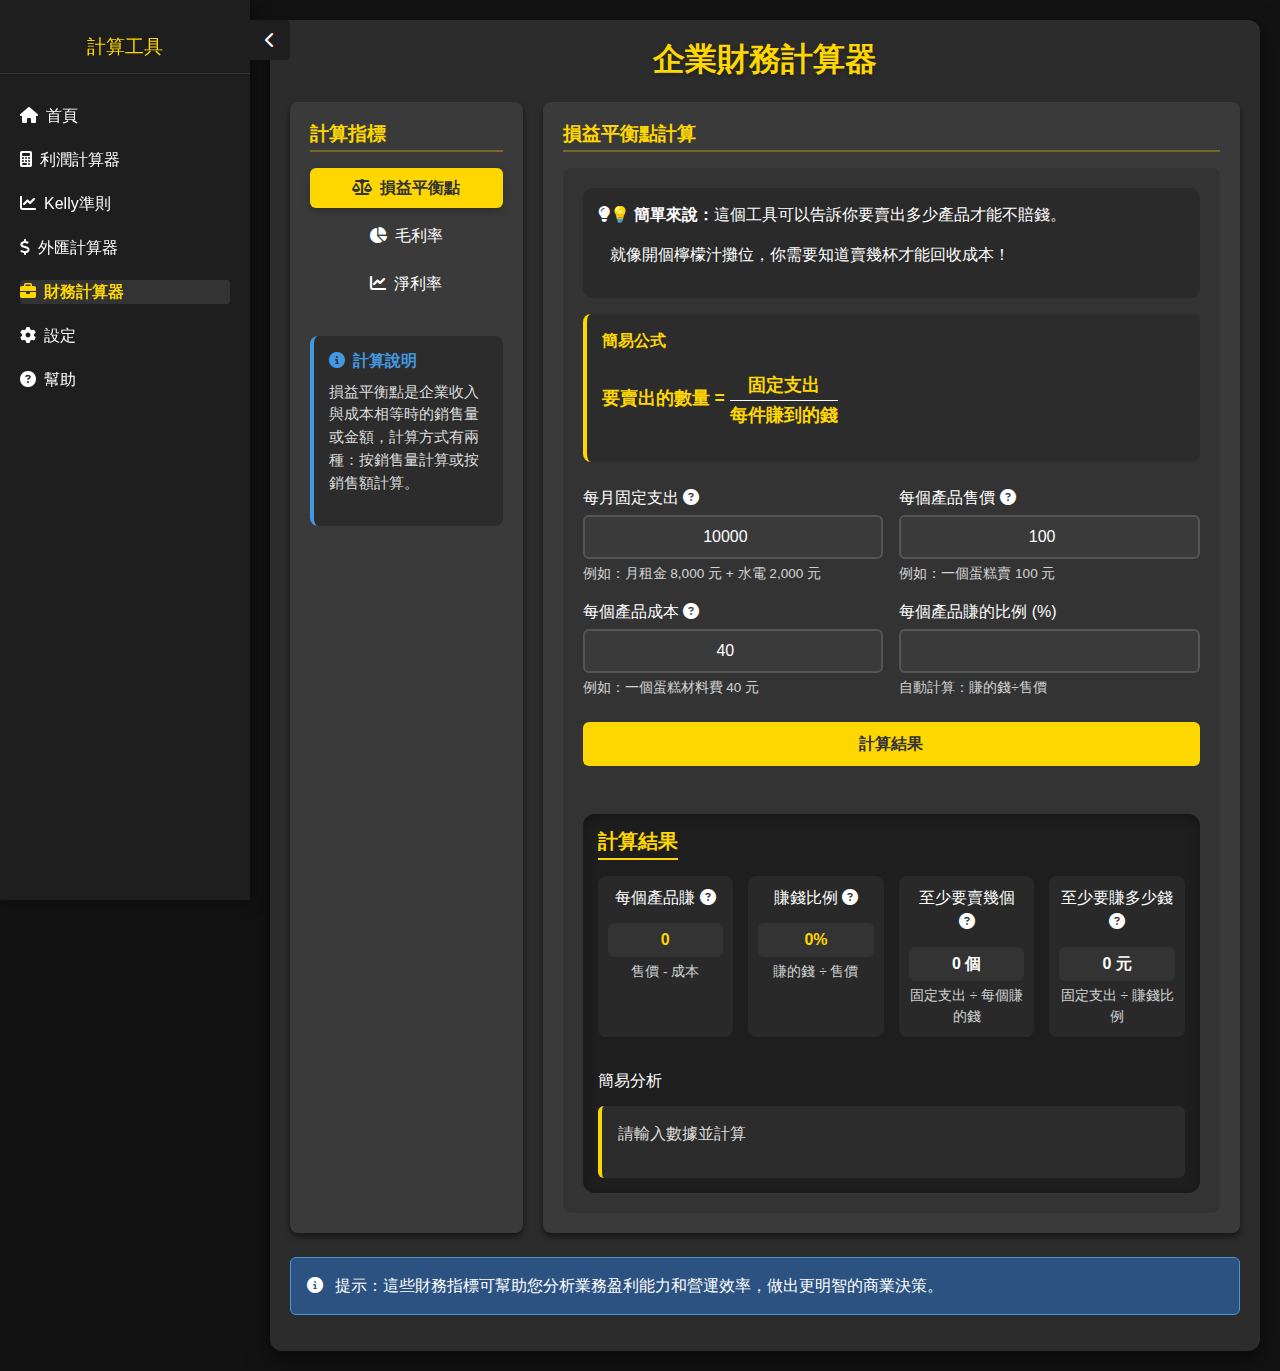
<file: finance.html>
<!DOCTYPE html>
<html lang="en">
<head>
  <meta charset="UTF-8">
  <meta name="viewport" content="width=device-width, initial-scale=1.0">
  <title>財務計算器</title>
  <!-- 引入 Bootstrap -->
  <link href="https://cdn.jsdelivr.net/npm/bootstrap@5.3.0-alpha3/dist/css/bootstrap.min.css" rel="stylesheet">
  <!-- 引入 Font Awesome -->
  <link rel="stylesheet" href="https://cdnjs.cloudflare.com/ajax/libs/font-awesome/6.4.0/css/all.min.css">
  <!-- 引入自定義 CSS -->
  <link rel="stylesheet" href="styles.css">
</head>
<body>
  <div class="main-wrapper">
    <!-- 側邊欄 -->
    <div class="sidebar">
      <button id="sidebar-toggle" class="sidebar-toggle" title="切換側邊欄">
        <i class="fas fa-chevron-left"></i>
      </button>
      <div class="sidebar-header">
        <h4>計算工具</h4>
      </div>
      <ul class="sidebar-menu">
        <li><a href="index.html"><i class="fas fa-home me-2"></i>首頁</a></li>
        <li><a href="index.html"><i class="fas fa-calculator me-2"></i>利潤計算器</a></li>
        <li><a href="kelly.html"><i class="fas fa-chart-line me-2"></i>Kelly準則</a></li>
        <li><a href="forex.html"><i class="fas fa-dollar-sign me-2"></i>外匯計算器</a></li>
        <li><a href="finance.html" class="active"><i class="fas fa-briefcase me-2"></i>財務計算器</a></li>
        <li><a href="#"><i class="fas fa-cog me-2"></i>設定</a></li>
        <li><a href="#"><i class="fas fa-question-circle me-2"></i>幫助</a></li>
      </ul>
    </div>

    <!-- 主要內容區 -->
    <div class="main-content">
      <div class="container">
        <div class="profit-generator">
          <h2 class="text-center mb-4">企業財務計算器</h2>
          
          <div class="finance-container">
            <!-- 計算工具側欄 -->
            <div class="finance-sidebar">
              <div class="card-container mb-4">
                <h5 class="section-title">計算指標</h5>
                <div class="nav flex-column nav-pills mb-3" id="v-pills-tab" role="tablist">
                  <button class="nav-link active" id="v-pills-bep-tab" data-bs-toggle="pill" data-bs-target="#v-pills-bep" type="button" role="tab">
                    <i class="fas fa-balance-scale me-2"></i>損益平衡點
                  </button>
                  <button class="nav-link" id="v-pills-gpm-tab" data-bs-toggle="pill" data-bs-target="#v-pills-gpm" type="button" role="tab">
                    <i class="fas fa-chart-pie me-2"></i>毛利率
                  </button>
                  <button class="nav-link" id="v-pills-npm-tab" data-bs-toggle="pill" data-bs-target="#v-pills-npm" type="button" role="tab">
                    <i class="fas fa-chart-line me-2"></i>淨利率
                  </button>
                </div>
                
                <div class="info-box mt-4">
                  <h6><i class="fas fa-info-circle me-2"></i>計算說明</h6>
                  <p class="info-text" id="calculation-info">
                    損益平衡點是企業收入與成本相等時的銷售量或金額，計算方式有兩種：按銷售量計算或按銷售額計算。
                  </p>
                </div>
              </div>
            </div>
            
            <!-- 主要計算區 -->
            <div class="finance-main">
              <div class="tab-content" id="v-pills-tabContent">
                
                <!-- 損益平衡點計算 -->
                <div class="tab-pane fade show active" id="v-pills-bep" role="tabpanel">
                  <div class="card-container">
                    <h5 class="section-title">損益平衡點計算</h5>
                    <div class="calculator-container">
                      <div class="simple-explanation mb-3">
                        <div class="explanation-icon"><i class="fas fa-lightbulb"></i></div>
                        <div class="explanation-text">
                          <p>💡 <strong>簡單來說：</strong>這個工具可以告訴你要賣出多少產品才能不賠錢。</p>
                          <p>就像開個檸檬汁攤位，你需要知道賣幾杯才能回收成本！</p>
                        </div>
                      </div>
                      
                      <div class="formula-display mb-4">
                        <div class="formula-title">簡易公式</div>
                        <div class="formula-content">
                          <div class="formula-block">
                            <div class="formula-text">要賣出的數量 = <span class="formula-fraction"><span class="numerator">固定支出</span><span class="denominator">每件賺到的錢</span></span></div>
                          </div>
                        </div>
                      </div>
                      
                      <div class="row g-3 mb-4">
                        <div class="col-md-6">
                          <label for="fixed-cost" class="form-label">每月固定支出 <i class="fas fa-question-circle" data-bs-toggle="tooltip" title="例如：房租、水電費、員工薪水等固定花費"></i></label>
                          <input type="number" class="form-control" id="fixed-cost" min="0" value="10000">
                          <div class="form-text text-light">例如：月租金 8,000 元 + 水電 2,000 元</div>
                        </div>
                        <div class="col-md-6">
                          <label for="unit-price" class="form-label">每個產品售價 <i class="fas fa-question-circle" data-bs-toggle="tooltip" title="你賣出一個產品能收到多少錢"></i></label>
                          <input type="number" class="form-control" id="unit-price" min="0" value="100">
                          <div class="form-text text-light">例如：一個蛋糕賣 100 元</div>
                        </div>
                        <div class="col-md-6">
                          <label for="unit-variable-cost" class="form-label">每個產品成本 <i class="fas fa-question-circle" data-bs-toggle="tooltip" title="製作一個產品需要花多少錢"></i></label>
                          <input type="number" class="form-control" id="unit-variable-cost" min="0" value="40">
                          <div class="form-text text-light">例如：一個蛋糕材料費 40 元</div>
                        </div>
                        <div class="col-md-6">
                          <label for="contribution-margin-ratio" class="form-label">每個產品賺的比例 (%)</label>
                          <input type="number" class="form-control" id="contribution-margin-ratio" min="0" max="100" readonly>
                          <div class="form-text text-light">自動計算：賺的錢÷售價</div>
                        </div>
                      </div>
                      
                      <div class="d-grid">
                        <button id="calculate-bep" class="btn btn-gold mb-4">計算結果</button>
                      </div>
                      
                      <div class="results mt-4">
                        <h5 class="text-center mb-3">計算結果</h5>
                        <div class="result-grid bep-results">
                          <div class="result-item">
                            <span>每個產品賺 <i class="fas fa-question-circle" data-bs-toggle="tooltip" title="每賣出一個產品，你能賺到的錢"></i></span>
                            <span id="contribution-margin" class="gold-text">0</span>
                            <div class="form-text text-light">售價 - 成本</div>
                          </div>
                          <div class="result-item">
                            <span>賺錢比例 <i class="fas fa-question-circle" data-bs-toggle="tooltip" title="每個產品的售價中，有多少比例是你賺到的"></i></span>
                            <span id="contribution-ratio-result" class="gold-text">0%</span>
                            <div class="form-text text-light">賺的錢 ÷ 售價</div>
                          </div>
                          <div class="result-item">
                            <span>至少要賣幾個 <i class="fas fa-question-circle" data-bs-toggle="tooltip" title="你需要賣出的最少數量，才能不賠錢"></i></span>
                            <span id="break-even-units" class="white-text">0 個</span>
                            <div class="form-text text-light">固定支出 ÷ 每個賺的錢</div>
                          </div>
                          <div class="result-item">
                            <span>至少要賺多少錢 <i class="fas fa-question-circle" data-bs-toggle="tooltip" title="你需要達到的最少銷售額，才能不賠錢"></i></span>
                            <span id="break-even-revenue" class="white-text">0 元</span>
                            <div class="form-text text-light">固定支出 ÷ 賺錢比例</div>
                          </div>
                        </div>
                        
                        <div class="bep-analysis mt-4">
                          <h6 class="mb-3">簡易分析</h6>
                          <div class="analysis-container p-3 rounded">
                            <p id="bep-analysis-text">請輸入數據並計算</p>
                          </div>
                        </div>
                      </div>
                    </div>
                  </div>
                </div>
                
                <!-- 毛利率計算 -->
                <div class="tab-pane fade" id="v-pills-gpm" role="tabpanel">
                  <div class="card-container">
                    <h5 class="section-title">毛利率計算</h5>
                    <div class="calculator-container">
                      <div class="simple-explanation mb-3">
                        <div class="explanation-icon"><i class="fas fa-lightbulb"></i></div>
                        <div class="explanation-text">
                          <p>💡 <strong>簡單來說：</strong>這個工具可以告訴你每賺100元，扣掉成本後能留下多少錢。</p>
                          <p>就像賣100元的棒棒糖，如果成本是40元，那毛利率就是60%！</p>
                        </div>
                      </div>
                      
                      <div class="formula-display mb-4">
                        <div class="formula-title">簡易公式</div>
                        <div class="formula-content">
                          <div class="formula-block">
                            <div class="formula-text">毛利率 = <span class="formula-fraction"><span class="numerator">賺到的錢</span><span class="denominator">總收入</span></span> × 100%</div>
                          </div>
                        </div>
                      </div>
                      
                      <div class="row g-3 mb-4">
                        <div class="col-md-6">
                          <label for="total-revenue" class="form-label">總收入 <i class="fas fa-question-circle" data-bs-toggle="tooltip" title="賣東西總共收到多少錢"></i></label>
                          <input type="number" class="form-control" id="total-revenue" min="0" value="10000">
                          <div class="form-text text-light">例如：一個月賣出的所有商品總金額</div>
                        </div>
                        <div class="col-md-6">
                          <label for="cogs" class="form-label">總成本 <i class="fas fa-question-circle" data-bs-toggle="tooltip" title="製作商品花了多少錢"></i></label>
                          <input type="number" class="form-control" id="cogs" min="0" value="4000">
                          <div class="form-text text-light">例如：製作所有商品的材料費</div>
                        </div>
                      </div>
                      
                      <div class="d-grid">
                        <button id="calculate-gpm" class="btn btn-gold mb-4">計算結果</button>
                      </div>
                      
                      <div class="results mt-4">
                        <h5 class="text-center mb-3">計算結果</h5>
                        <div class="result-grid gpm-results">
                          <div class="result-item">
                            <span>賺到的錢 <i class="fas fa-question-circle" data-bs-toggle="tooltip" title="扣除成本後剩下的錢"></i></span>
                            <span id="gross-profit" class="gold-text">0 元</span>
                            <div class="form-text text-light">總收入 - 總成本</div>
                          </div>
                          <div class="result-item">
                            <span>毛利率 <i class="fas fa-question-circle" data-bs-toggle="tooltip" title="每賺100元中有多少是純賺的"></i></span>
                            <span id="gross-profit-margin" class="white-text">0%</span>
                            <div class="form-text text-light">(賺到的錢 ÷ 總收入) × 100%</div>
                          </div>
                        </div>
                        
                        <div class="gpm-analysis mt-4">
                          <h6 class="mb-3">簡易分析</h6>
                          <div class="analysis-container p-3 rounded">
                            <p id="gpm-analysis-text">請輸入數據並計算</p>
                          </div>
                        </div>
                      </div>
                    </div>
                  </div>
                </div>
                
                <!-- 淨利率計算 -->
                <div class="tab-pane fade" id="v-pills-npm" role="tabpanel">
                  <div class="card-container">
                    <h5 class="section-title">淨利率計算</h5>
                    <div class="calculator-container">
                      <div class="simple-explanation mb-3">
                        <div class="explanation-icon"><i class="fas fa-lightbulb"></i></div>
                        <div class="explanation-text">
                          <p>💡 <strong>簡單來說：</strong>這個工具可以告訴你扣除所有花費後，最終能留在口袋的錢佔總收入的比例。</p>
                          <p>就像賣100元的冰淇淋，扣掉材料費、店租、人工後，如果剩下15元，淨利率就是15%！</p>
                        </div>
                      </div>
                      
                      <div class="formula-display mb-4">
                        <div class="formula-title">簡易公式</div>
                        <div class="formula-content">
                          <div class="formula-block">
                            <div class="formula-text">淨利率 = <span class="formula-fraction"><span class="numerator">最終賺到的錢</span><span class="denominator">總收入</span></span> × 100%</div>
                          </div>
                        </div>
                      </div>
                      
                      <div class="row g-3 mb-4">
                        <div class="col-md-6">
                          <label for="net-revenue" class="form-label">總收入 <i class="fas fa-question-circle" data-bs-toggle="tooltip" title="賣東西總共收到多少錢"></i></label>
                          <input type="number" class="form-control" id="net-revenue" min="0" value="10000">
                          <div class="form-text text-light">例如：一個月賣出的所有商品總金額</div>
                        </div>
                        <div class="col-md-6">
                          <label for="total-cost" class="form-label">所有支出 <i class="fas fa-question-circle" data-bs-toggle="tooltip" title="所有花費的總和"></i></label>
                          <input type="number" class="form-control" id="total-cost" min="0" value="8500">
                          <div class="form-text text-light">例如：材料費+房租+水電+人工+稅金等</div>
                        </div>
                      </div>
                      
                      <div class="d-grid">
                        <button id="calculate-npm" class="btn btn-gold mb-4">計算結果</button>
                      </div>
                      
                      <div class="results mt-4">
                        <h5 class="text-center mb-3">計算結果</h5>
                        <div class="result-grid npm-results">
                          <div class="result-item">
                            <span>最終賺到的錢 <i class="fas fa-question-circle" data-bs-toggle="tooltip" title="扣除所有支出後剩下的錢"></i></span>
                            <span id="net-profit" class="gold-text">0 元</span>
                            <div class="form-text text-light">總收入 - 所有支出</div>
                          </div>
                          <div class="result-item">
                            <span>淨利率 <i class="fas fa-question-circle" data-bs-toggle="tooltip" title="每賺100元中最終能留下多少"></i></span>
                            <span id="net-profit-margin" class="white-text">0%</span>
                            <div class="form-text text-light">(最終賺到的錢 ÷ 總收入) × 100%</div>
                          </div>
                        </div>
                        
                        <div class="npm-analysis mt-4">
                          <h6 class="mb-3">簡易分析</h6>
                          <div class="analysis-container p-3 rounded">
                            <p id="npm-analysis-text">請輸入數據並計算</p>
                          </div>
                        </div>
                      </div>
                    </div>
                  </div>
                </div>
              </div>
            </div>
          </div>
          
          <div class="mt-4">
            <div class="alert alert-info">
              <i class="fas fa-info-circle me-2"></i>
              <span>提示：這些財務指標可幫助您分析業務盈利能力和營運效率，做出更明智的商業決策。</span>
            </div>
          </div>
        </div>
      </div>
    </div>
  </div>

  <!-- 引入 Bootstrap 和 JavaScript -->
  <script src="https://cdn.jsdelivr.net/npm/bootstrap@5.3.0-alpha3/dist/js/bootstrap.bundle.min.js"></script>
  <!-- 引入自定義 JavaScript -->
  <script src="finance.js"></script>
</body>
</html>
</file>
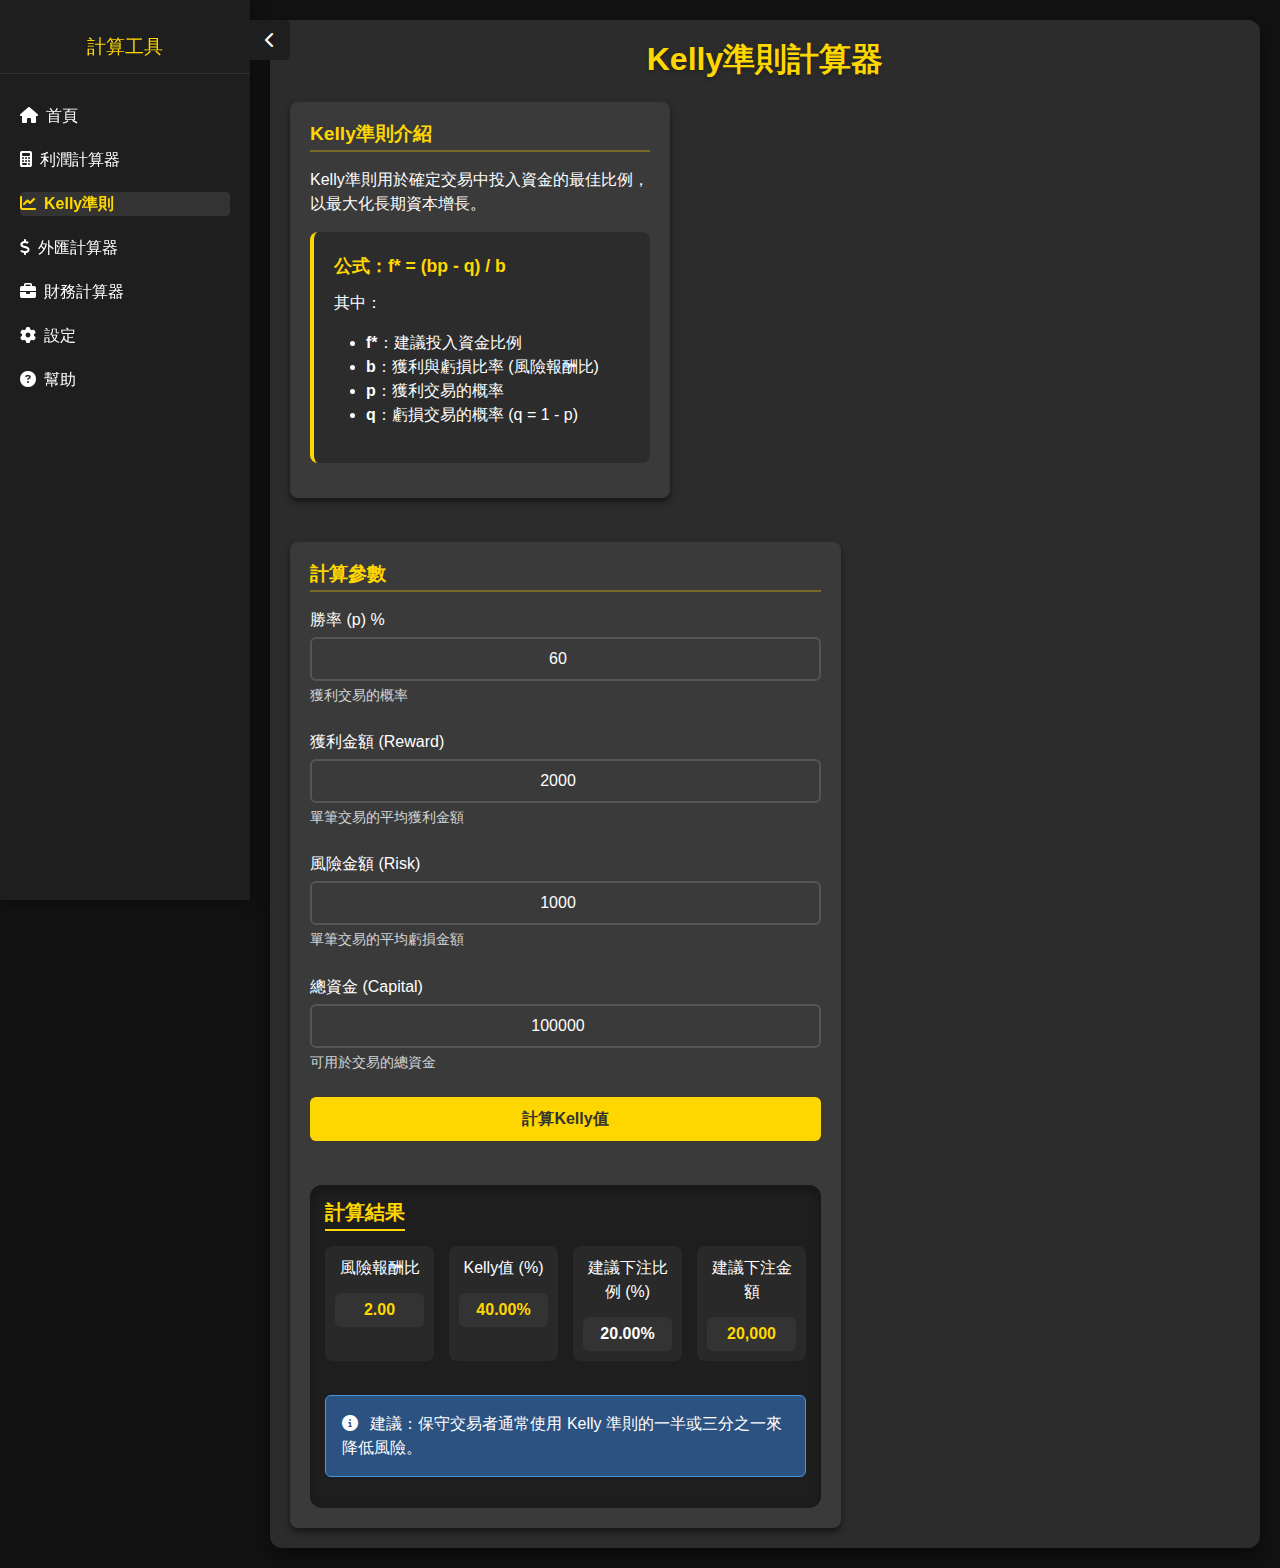
<file: kelly.html>
<!DOCTYPE html>
<html lang="en">
<head>
  <meta charset="UTF-8">
  <meta name="viewport" content="width=device-width, initial-scale=1.0">
  <title>Kelly準則計算器</title>
  <!-- 引入 Bootstrap -->
  <link href="https://cdn.jsdelivr.net/npm/bootstrap@5.3.0-alpha3/dist/css/bootstrap.min.css" rel="stylesheet">
  <!-- 引入 Font Awesome -->
  <link rel="stylesheet" href="https://cdnjs.cloudflare.com/ajax/libs/font-awesome/6.4.0/css/all.min.css">
  <!-- 引入自定義 CSS -->
  <link rel="stylesheet" href="styles.css">
</head>
<body>
  <div class="main-wrapper">
    <!-- 側邊欄 -->
    <div class="sidebar">
      <button id="sidebar-toggle" class="sidebar-toggle" title="切換側邊欄">
        <i class="fas fa-chevron-left"></i>
      </button>
      <div class="sidebar-header">
        <h4>計算工具</h4>
      </div>
      <ul class="sidebar-menu">
        <li><a href="index.html"><i class="fas fa-home me-2"></i>首頁</a></li>
        <li><a href="index.html"><i class="fas fa-calculator me-2"></i>利潤計算器</a></li>
        <li><a href="kelly.html" class="active"><i class="fas fa-chart-line me-2"></i>Kelly準則</a></li>
        <li><a href="forex.html"><i class="fas fa-dollar-sign me-2"></i>外匯計算器</a></li>
        <li><a href="finance.html"><i class="fas fa-briefcase me-2"></i>財務計算器</a></li>
        <li><a href="#"><i class="fas fa-cog me-2"></i>設定</a></li>
        <li><a href="#"><i class="fas fa-question-circle me-2"></i>幫助</a></li>
      </ul>
    </div>

    <!-- 主要內容區 -->
    <div class="main-content">
      <div class="container">
        <div class="profit-generator">
          <h2 class="text-center mb-4">Kelly準則計算器</h2>
          
          <div class="kelly-container">
            <!-- Kelly準則介紹 -->
            <div class="card-container mb-4">
              <h5 class="section-title">Kelly準則介紹</h5>
              <p>Kelly準則用於確定交易中投入資金的最佳比例，以最大化長期資本增長。</p>
              <div class="formula-container">
                <p class="formula-text">公式：f* = (bp - q) / b</p>
                <p>其中：</p>
                <ul>
                  <li><strong>f*</strong>：建議投入資金比例</li>
                  <li><strong>b</strong>：獲利與虧損比率 (風險報酬比)</li>
                  <li><strong>p</strong>：獲利交易的概率</li>
                  <li><strong>q</strong>：虧損交易的概率 (q = 1 - p)</li>
                </ul>
              </div>
            </div>
            
            <!-- Kelly準則計算區 -->
            <div class="card-container">
              <h5 class="section-title">計算參數</h5>
              
              <div class="mb-4">
                <label for="win-rate" class="form-label">勝率 (p) %</label>
                <input type="number" id="win-rate" class="form-control" min="0" max="100" value="60">
                <div class="form-text text-light">獲利交易的概率</div>
              </div>
              
              <div class="mb-4">
                <label for="reward" class="form-label">獲利金額 (Reward)</label>
                <input type="number" id="reward" class="form-control" min="0" value="2000">
                <div class="form-text text-light">單筆交易的平均獲利金額</div>
              </div>
              
              <div class="mb-4">
                <label for="risk" class="form-label">風險金額 (Risk)</label>
                <input type="number" id="risk" class="form-control" min="0" value="1000">
                <div class="form-text text-light">單筆交易的平均虧損金額</div>
              </div>
              
              <div class="mb-4">
                <label for="capital" class="form-label">總資金 (Capital)</label>
                <input type="number" id="capital" class="form-control" min="0" value="100000">
                <div class="form-text text-light">可用於交易的總資金</div>
              </div>
              
              <div class="d-grid">
                <button id="calculate-kelly" class="btn btn-gold mb-4">計算Kelly值</button>
              </div>
              
              <!-- 結果顯示 -->
              <div class="results">
                <h5 class="text-center">計算結果</h5>
                <div class="result-grid kelly-results">
                  <div class="result-item">
                    <span>風險報酬比</span>
                    <span id="risk-reward-ratio" class="gold-text">0</span>
                  </div>
                  <div class="result-item">
                    <span>Kelly值 (%)</span>
                    <span id="kelly-value" class="white-text">0</span>
                  </div>
                  <div class="result-item">
                    <span>建議下注比例 (%)</span>
                    <span id="suggested-bet" class="white-text">0</span>
                  </div>
                  <div class="result-item">
                    <span>建議下注金額</span>
                    <span id="bet-amount" class="gold-text">0</span>
                  </div>
                </div>
                
                <div class="mt-4">
                  <div class="alert alert-info">
                    <i class="fas fa-info-circle me-2"></i>
                    <span>建議：保守交易者通常使用 Kelly 準則的一半或三分之一來降低風險。</span>
                  </div>
                </div>
              </div>
            </div>
          </div>
        </div>
      </div>
    </div>
  </div>

  <!-- 引入 Bootstrap 和 JavaScript -->
  <script src="https://cdn.jsdelivr.net/npm/bootstrap@5.3.0-alpha3/dist/js/bootstrap.bundle.min.js"></script>
  <!-- 引入自定義 JavaScript -->
  <script src="kelly.js"></script>
</body>
</html>
</file>
<file: styles.css>
body {
    background-color: #121212; /* Darker background for better contrast */
    color: #fff; /* 預設文字顏色為白色 */
    min-height: 100vh;
    display: flex;
    margin: 0;
    padding: 0;
    font-family: 'Segoe UI', Tahoma, Geneva, Verdana, sans-serif;
    overflow-x: hidden;
  }
  
  .main-wrapper {
    display: flex;
    width: 100%;
    min-height: 100vh;
  }
  
  .sidebar {
    width: 250px;
    background-color: #1e1e1e;
    padding: 20px 0;
    transition: all 0.3s;
    transform: translateX(0);
    position: fixed;
    height: 100vh;
    z-index: 1000;
    box-shadow: 0 0 15px rgba(0, 0, 0, 0.5);
  }
  
  .sidebar.collapsed {
    transform: translateX(-250px);
  }
  
  .sidebar-toggle {
    position: absolute;
    right: -40px;
    top: 20px;
    background-color: #1e1e1e;
    border: none;
    border-radius: 0 4px 4px 0;
    color: #fff;
    width: 40px;
    height: 40px;
    display: flex;
    align-items: center;
    justify-content: center;
    cursor: pointer;
  }
  
  .sidebar-toggle:hover {
    background-color: #333;
  }
  
  .sidebar-header {
    padding: 15px 20px;
    text-align: center;
    border-bottom: 1px solid #333;
    margin-bottom: 20px;
  }
  
  .sidebar-header h4 {
    margin: 0;
    color: #ffd700;
    font-size: 1.2rem;
  }
  
  .sidebar-menu {
    list-style: none;
    padding: 0;
    margin: 0;
  }
  
  .sidebar-menu li {
    padding: 10px 20px;
    transition: background 0.3s;
  }
  
  .sidebar-menu li:hover {
    background-color: #2c2c2c;
  }
  
  .sidebar-menu a {
    color: #fff;
    text-decoration: none;
    display: block;
  }
  
  .main-content {
    width: 100%;
    margin-left: 250px;
    transition: all 0.3s;
  }
  
  .main-content.expanded {
    margin-left: 0;
  }
  
  .container {
    flex: 1;
    padding: 20px;
    max-width: 100%;
    width: 100%;
  }
  
  .profit-generator {
    background-color: #2c2c2c; /* Darker card background */
    padding: 20px;
    border-radius: 12px;
    box-shadow: 0 8px 24px rgba(0, 0, 0, 0.5);
    height: auto;
    margin: 0 auto;
    display: flex;
    flex-direction: column;
    width: 100%;
  }
  
  .card-container {
    background-color: #3a3a3a; /* 深灰色卡片背景 */
    padding: 20px;
    border-radius: 8px;
    box-shadow: 0 4px 6px rgba(0, 0, 0, 0.5);
    height: 100%;
  }
  
  .btn-gray {
    background-color: #444;
    color: #fff;
    border: none;
    border-radius: 6px;
    transition: background-color 0.2s, transform 0.1s;
    font-weight: 500;
    padding: 0.5rem 0.75rem;
  }
  
  .btn-gray:hover {
    background-color: #555;
    transform: translateY(-2px);
  }
  
  .btn-gray:active {
    transform: translateY(0);
  }
  
  .value-display {
    background-color: #1e1e1e;
    border-radius: 8px;
    padding: 8px 12px;
    margin: 5px 0;
    display: block;
    font-weight: 500;
  }
  
  .white-text {
    color: #fff;
    background-color: #333;
    padding: 5px 10px;
    border-radius: 6px;
    font-weight: 600;
  }
  
  .gold-text {
    color: #ffd700;
    background-color: #333;
    padding: 5px 10px;
    border-radius: 6px;
    font-weight: 600;
  }
  
  .red-text {
    color: #ff6b6b;
    background-color: #333;
    padding: 5px 10px;
    border-radius: 6px;
    font-weight: 600;
  }
  
  input[type="number"] {
    text-align: center;
    background-color: #3a3a3a;
    color: #fff;
    border: 2px solid #555;
    border-radius: 6px;
    padding: 8px;
    transition: border-color 0.3s;
  }
  
  input[type="number"]:focus {
    border-color: #ffd700;
    outline: none;
    box-shadow: 0 0 0 2px rgba(255, 215, 0, 0.25);
  }
  
  .button-row {
    display: flex;
    justify-content: center;
    gap: 10px;
    margin-bottom: 20px;
    flex-wrap: wrap;
  }
  
  label.form-label {
    font-weight: 500;
    margin-bottom: 5px;
    display: block;
  }
  
  .expenses-container {
    display: flex;
    flex-wrap: wrap;
    gap: 12px;
    justify-content: flex-start;
    margin-bottom: 15px;
  }
  
  .expense-row {
    margin-bottom: 0;
    display: flex;
    flex-direction: column;
    justify-content: space-between;
    align-items: center;
    background-color: #3a3a3a;
    padding: 12px 8px;
    border-radius: 8px;
    flex: 0 0 calc(16.666% - 10px);
    box-sizing: border-box;
  }
  
  .expense-row > div:first-child {
    font-weight: 600;
    margin-bottom: 8px;
    width: 100%;
    text-align: center;
    color: #ffd700;
    font-size: 1.1rem;
  }
  
  .expense-row > div:last-child {
    display: flex;
    flex-wrap: wrap;
    align-items: center;
    justify-content: center;
    gap: 5px;
    width: 100%;
  }
  
  .results {
    margin-top: 20px;
    padding: 15px;
    background-color: #1e1e1e;
    border-radius: 12px;
    box-shadow: 0 4px 12px rgba(0, 0, 0, 0.3) inset;
  }
  
  .results h5 {
    margin-bottom: 15px;
    font-weight: 600;
    color: #ffd700;
    border-bottom: 2px solid #ffd700;
    padding-bottom: 5px;
    display: inline-block;
  }
  
  .result-item {
    display: flex;
    flex-direction: column;
    align-items: center;
    margin-bottom: 10px;
    padding: 10px;
    background-color: #292929;
    border-radius: 8px;
    flex: 0 0 calc(16.666% - 10px);
    text-align: center;
  }
  
  .result-item span:first-child {
    font-weight: 500;
    margin-bottom: 8px;
  }
  
  .result-item .gold-text,
  .result-item .red-text,
  .result-item .white-text {
    width: 100%;
    margin-top: 5px;
  }
  
  .result-wrapper {
    padding: 3px;
    border-radius: 8px;
    margin-bottom: 10px;
  }
  
  .grid-container {
    display: flex;
    flex-wrap: wrap;
    gap: 15px;
    width: 100%;
  }
  
  .income-section {
    flex: 1 1 100%;
    display: flex;
    flex-wrap: wrap;
    gap: 15px;
  }
  
  .income-item {
    flex: 1 1 calc(33.333% - 15px);
    min-width: 250px;
  }
  
  .expenses-section {
    flex: 1 1 100%;
  }
  
  .result-grid {
    display: flex;
    flex-wrap: wrap;
    gap: 10px;
    justify-content: space-between;
  }
  
  h2 {
    color: #ffd700;
    font-weight: 600;
    margin-bottom: 1.5rem;
    text-shadow: 0 2px 4px rgba(0, 0, 0, 0.3);
  }
  
  .section-title {
    color: #ffd700;
    font-weight: 600;
    font-size: 1.2rem;
    margin-bottom: 1rem;
    padding-bottom: 5px;
    border-bottom: 2px solid rgba(255, 215, 0, 0.3);
  }
  
  .expense-title {
    font-weight: 600;
    margin-bottom: 8px;
    width: 100%;
    text-align: center;
    color: #ffd700;
    font-size: 1.1rem;
  }
  
  .expense-controls {
    display: flex;
    align-items: center;
    justify-content: space-between;
    width: 100%;
    padding: 0 30px;
    position: relative;
  }
  
  .expense-input {
    width: 100% !important;
    margin: 0 !important;
    text-align: center;
  }
  
  .btn-decrease,
  .btn-increase {
    position: absolute;
    width: 28px;
    height: 28px;
    padding: 0;
    display: flex;
    align-items: center;
    justify-content: center;
    z-index: 2;
  }
  
  .btn-decrease {
    left: 0;
  }
  
  .btn-increase {
    right: 0;
  }
  
  /* Responsive adjustments */
  @media (max-width: 1400px) {
    .expense-row {
      flex: 0 0 calc(20% - 10px);
    }
  }
  
  @media (max-width: 1200px) {
    .income-item {
      flex: 1 1 calc(50% - 15px);
    }
    
    .expense-row {
      flex: 0 0 calc(25% - 10px);
    }
  }
  
  @media (max-width: 992px) {
    .expense-row {
      flex: 0 0 calc(33.333% - 10px);
    }
    .result-item {
      flex: 0 0 calc(33.333% - 10px);
    }
  }
  
  @media (max-width: 768px) {
    .income-item {
      flex: 1 1 100%;
    }
    
    .grid-container {
      flex-direction: column;
    }
    
    .expense-row {
      display: flex;
      flex-direction: row;
      align-items: center;
      padding: 12px;
    }
    
    .expense-title {
      margin-bottom: 0;
      margin-right: 10px;
      text-align: left;
      width: auto;
    }
    
    .expense-controls {
      flex: 1;
      padding: 0 30px;
    }
    
    .sidebar {
      width: 200px;
    }
    
    .sidebar.collapsed {
      transform: translateX(-200px);
    }
    
    .main-content {
      margin-left: 200px;
    }
  }
  
  @media (max-width: 576px) {
    .profit-generator {
      padding: 15px;
    }
    
    .button-row {
      gap: 5px;
    }
    
    .button-row .btn {
      padding: 0.375rem 0.5rem;
      font-size: 0.875rem;
    }
    
    .expense-row {
      flex: 0 0 calc(50% - 6px);
      padding: 10px 5px;
    }
    
    .expense-title {
      font-size: 1rem;
      margin-bottom: 5px;
      width: 100%;
      text-align: center;
    }
    
    .expense-controls {
      width: 100%;
      padding: 0 25px;
    }
    
    .btn-decrease,
    .btn-increase {
      width: 24px;
      height: 24px;
    }
    
    .expense-input {
      height: 30px;
      font-size: 0.9rem;
    }
    
    .result-item {
      flex: 0 0 calc(50% - 5px);
    }
  }
  
  @media (max-width: 375px) {
    .expense-row {
      flex: 0 0 100%;
    }
    
    .expense-controls {
      padding: 0 30px;
    }
  }
  
  .highlight {
    background-color: rgba(255, 215, 0, 0.2) !important;
    border-color: #ffd700 !important;
    transition: all 0.3s;
  }
  
  .kelly-container {
    display: flex;
    flex-direction: column;
    gap: 20px;
  }
  
  .formula-container {
    background-color: #2c2c2c;
    padding: 20px;
    border-radius: 8px;
    border-left: 4px solid #ffd700;
    margin: 15px 0;
  }
  
  .formula-text {
    font-size: 1.2rem;
    font-weight: 600;
    color: #ffd700;
    margin-bottom: 10px;
  }
  
  .kelly-results {
    display: grid;
    grid-template-columns: repeat(2, 1fr);
    gap: 15px;
  }
  
  .btn-gold {
    background-color: #ffd700;
    color: #333;
    font-weight: 600;
    padding: 10px 20px;
    border: none;
    transition: all 0.3s;
  }
  
  .btn-gold:hover {
    background-color: #f8c300;
    transform: translateY(-2px);
    box-shadow: 0 4px 8px rgba(0,0,0,0.2);
  }
  
  .btn-gold:active {
    transform: translateY(0);
  }
  
  .alert-info {
    background-color: #2c5282;
    color: #fff;
    border-color: #4299e1;
  }
  
  .form-text {
    font-size: 0.85rem;
    opacity: 0.8;
    margin-top: 5px;
  }
  
  @media (min-width: 768px) {
    .kelly-container {
      flex-direction: row;
      flex-wrap: wrap;
    }
    
    .kelly-container > div:first-child {
      flex: 1 1 100%;
    }
    
    .kelly-container > div:nth-child(2) {
      flex: 1 1 100%;
    }
    
    .kelly-results {
      grid-template-columns: repeat(4, 1fr);
    }
  }
  
  @media (min-width: 992px) {
    .kelly-container > div:first-child {
      flex: 0 0 40%;
    }
    
    .kelly-container > div:nth-child(2) {
      flex: 0 0 58%;
    }
  }
  
  a.active {
    background-color: #333;
    color: #ffd700 !important;
    font-weight: 600;
    border-radius: 4px;
  }
  
  .forex-container {
    display: flex;
    flex-direction: column;
    gap: 20px;
  }
  
  .forex-results {
    display: grid;
    grid-template-columns: repeat(2, 1fr);
    gap: 15px;
    margin-bottom: 25px;
  }
  
  .rate-badge {
    display: inline-block;
    background-color: #333;
    color: #ffd700;
    font-weight: 600;
    padding: 8px 15px;
    border-radius: 6px;
    margin-top: 10px;
  }
  
  .rate-badge.updating {
    background-color: #2c5282;
    box-shadow: 0 0 8px #4299e1;
    transition: all 0.3s ease;
  }
  
  .exchange-rate-container {
    background-color: #2c2c2c;
    padding: 15px;
    border-radius: 8px;
    border-left: 4px solid #4299e1;
    margin-top: 20px;
  }
  
  .detailed-results {
    background-color: #2c2c2c;
    padding: 15px;
    border-radius: 8px;
    margin-top: 15px;
  }
  
  .detailed-results h6 {
    color: #ffd700;
    font-weight: 600;
    margin-bottom: 15px;
  }
  
  .table-dark {
    background-color: #1e1e1e;
    border-radius: 6px;
    overflow: hidden;
  }
  
  .table-dark th {
    background-color: #333;
    color: #fff;
    font-weight: 600;
  }
  
  .form-select {
    background-color: #3a3a3a;
    color: #fff;
    border: 2px solid #555;
    border-radius: 6px;
  }
  
  .form-select:focus {
    border-color: #ffd700;
    box-shadow: 0 0 0 2px rgba(255, 215, 0, 0.25);
    background-color: #3a3a3a;
    color: #fff;
  }
  
  .form-check-input {
    background-color: #3a3a3a;
    border-color: #555;
  }
  
  .form-check-input:checked {
    background-color: #ffd700;
    border-color: #ffd700;
  }
  
  .btn-outline-light {
    border-color: #aaa;
    color: #fff;
  }
  
  .btn-outline-light:hover {
    background-color: #444;
    border-color: #fff;
  }
  
  @media (min-width: 768px) {
    .forex-container {
      flex-direction: row;
      flex-wrap: wrap;
    }
    
    .forex-container > div:first-child {
      flex: 0 0 40%;
    }
    
    .forex-container > div:nth-child(2) {
      flex: 0 0 58%;
    }
    
    .forex-results {
      grid-template-columns: repeat(4, 1fr);
    }
  }
  
  /* Lot size controls */
  .lot-size-control {
    width: 100%;
    margin-bottom: 5px;
  }
  
  .lot-buttons {
    display: flex;
    align-items: center;
    justify-content: space-between;
    gap: 5px;
  }
  
  .lot-buttons input[type="number"] {
    flex: 1;
    text-align: center;
    margin: 0 5px;
  }
  
  .lot-buttons .btn {
    padding: 4px 8px;
    font-size: 0.8rem;
    display: flex;
    align-items: center;
    justify-content: center;
    min-width: 45px;
  }
  
  @media (max-width: 576px) {
    .lot-buttons {
      flex-wrap: wrap;
      justify-content: center;
    }
    
    .lot-buttons input[type="number"] {
      width: 100%;
      margin: 8px 0;
      order: -1;
    }
  }
  
  .auto-update-badge {
    display: inline-block;
    background-color: #2c5282;
    color: #fff;
    font-size: 0.7rem;
    font-weight: 500;
    padding: 2px 6px;
    border-radius: 4px;
    margin-left: 8px;
    animation: pulse 2s infinite;
  }
  
  @keyframes pulse {
    0% {
      opacity: 0.6;
    }
    50% {
      opacity: 1;
    }
    100% {
      opacity: 0.6;
    }
  }
  
  /* Remove trade direction control styles */
  
  /* 財務計算器頁面樣式 */
  .finance-container {
    display: flex;
    flex-direction: column;
    gap: 20px;
  }
  
  .finance-sidebar {
    flex: 1;
  }
  
  .finance-main {
    flex: 3;
  }
  
  .nav-pills .nav-link {
    color: #fff;
    background-color: #3a3a3a;
    margin-bottom: 8px;
    border-radius: 6px;
    transition: all 0.3s;
  }
  
  .nav-pills .nav-link:hover {
    background-color: #444;
    transform: translateY(-2px);
  }
  
  .nav-pills .nav-link.active {
    background-color: #ffd700;
    color: #333;
    font-weight: 600;
    box-shadow: 0 4px 8px rgba(0, 0, 0, 0.2);
  }
  
  .calculator-container {
    background-color: #333;
    padding: 20px;
    border-radius: 8px;
  }
  
  .formula-display {
    background-color: #2c2c2c;
    padding: 15px;
    border-radius: 8px;
    border-left: 4px solid #ffd700;
  }
  
  .formula-title {
    font-weight: 600;
    color: #ffd700;
    margin-bottom: 10px;
  }
  
  .formula-content {
    display: flex;
    flex-direction: column;
    gap: 15px;
  }
  
  .formula-block {
    padding: 8px 0;
  }
  
  .formula-text {
    font-size: 1.1rem;
    line-height: 1.6;
  }
  
  .formula-fraction {
    display: inline-block;
    text-align: center;
    vertical-align: middle;
  }
  
  .formula-fraction .numerator, 
  .formula-fraction .denominator {
    display: block;
  }
  
  .formula-fraction .numerator {
    border-bottom: 1px solid #fff;
    padding: 0 5px;
  }
  
  .info-box {
    background-color: #2c2c2c;
    padding: 15px;
    border-radius: 8px;
    border-left: 4px solid #4299e1;
  }
  
  .info-box h6 {
    color: #4299e1;
    font-weight: 600;
    margin-bottom: 10px;
  }
  
  .info-text {
    font-size: 0.95rem;
    line-height: 1.5;
    color: #ddd;
  }
  
  .analysis-container {
    background-color: #2c2c2c;
    border-left: 4px solid #ffd700;
    color: #ddd;
  }
  
  /* 財務計算器結果樣式 */
  .bep-results, .gpm-results, .npm-results {
    display: grid;
    grid-template-columns: repeat(2, 1fr);
    gap: 15px;
  }
  
  /* 媒體查詢 */
  @media (min-width: 768px) {
    .finance-container {
      flex-direction: row;
    }
    
    .bep-results {
      grid-template-columns: repeat(4, 1fr);
    }
  }
  
  @media (max-width: 767px) {
    .finance-container {
      flex-direction: column;
    }
    
    .finance-sidebar {
      margin-bottom: 20px;
    }
  }
  
  /* 簡易解說框樣式 */
  .simple-explanation {
    background-color: #2a2a2a;
    border-radius: 10px;
    padding: 15px;
    display: flex;
    align-items: flex-start;
    margin-bottom: 20px;
  }
</file>
